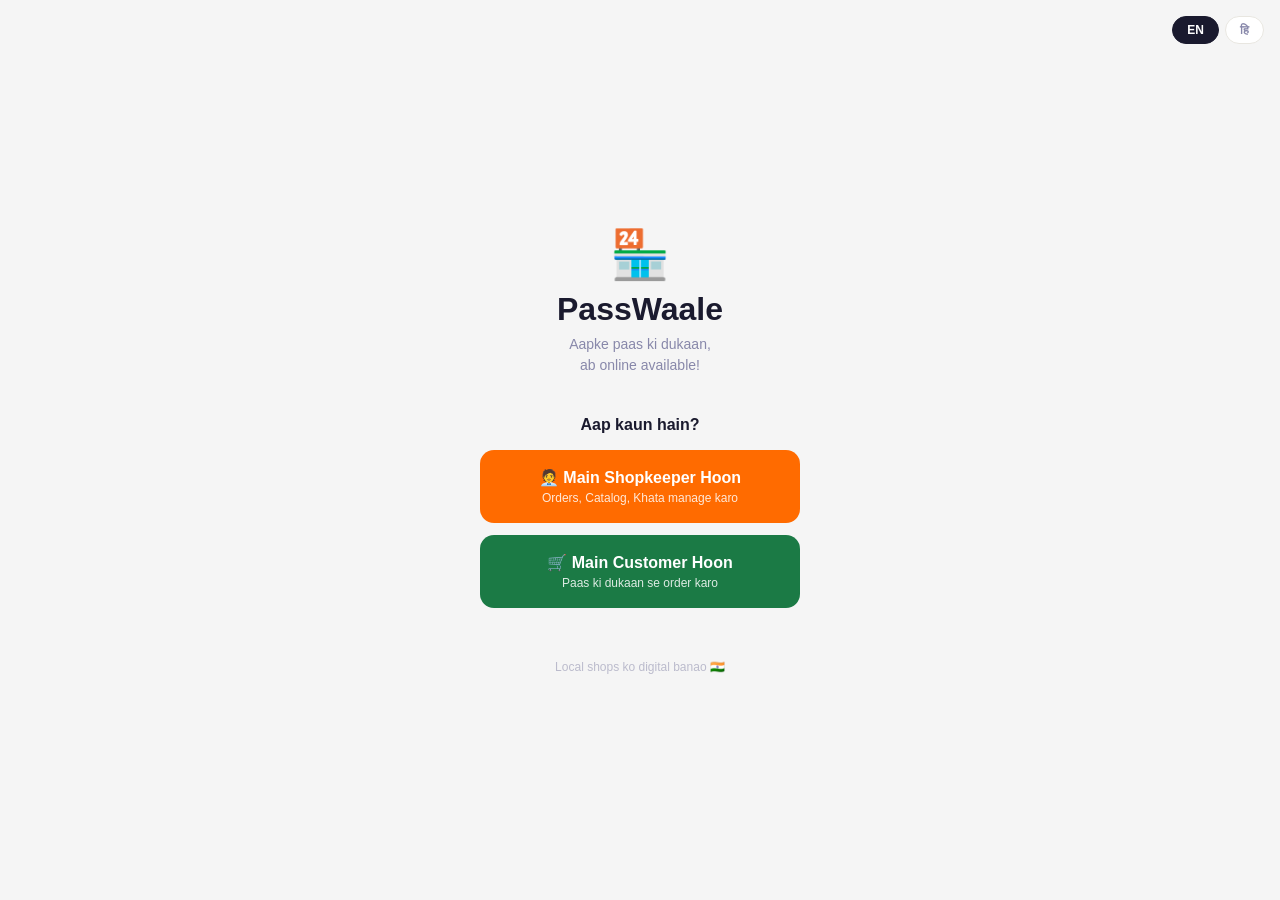
<file: shopkeeper/index.html>
<!DOCTYPE html>
<html lang="en">
<head>
  <meta charset="UTF-8">
  <meta name="viewport" content="width=device-width, initial-scale=1.0">
  <title>PassWaale</title>
  <style>
    * { margin: 0; padding: 0; box-sizing: border-box; }
    body {
      font-family: 'Segoe UI', sans-serif;
      background: #F5F5F5;
      min-height: 100vh;
      display: flex;
      flex-direction: column;
      align-items: center;
      justify-content: center;
      padding: 24px;
    }
    .logo { font-size: 48px; margin-bottom: 8px; }
    .app-name {
      font-size: 32px;
      font-weight: 800;
      color: #1A1A2E;
      margin-bottom: 6px;
    }
    .tagline {
      font-size: 14px;
      color: #8888AA;
      text-align: center;
      margin-bottom: 40px;
      line-height: 1.5;
    }
    .question {
      font-size: 16px;
      font-weight: 600;
      color: #1A1A2E;
      margin-bottom: 16px;
    }
    .btn {
      width: 100%;
      max-width: 320px;
      padding: 18px 20px;
      border: none;
      border-radius: 14px;
      font-size: 16px;
      font-weight: 700;
      cursor: pointer;
      margin-bottom: 12px;
      text-decoration: none;
      display: block;
      text-align: center;
      color: white;
    }
    .btn-shopkeeper {
      background: #FF6B00;
    }
    .btn-shopkeeper:hover { background: #E05A00; }
    .btn-customer {
      background: #1B7A45;
    }
    .btn-customer:hover { background: #155E36; }
    .btn-sub {
      font-size: 12px;
      opacity: 0.85;
      margin-top: 4px;
      font-weight: 400;
    }
    .footer {
      margin-top: 40px;
      font-size: 12px;
      color: #BBBBCC;
      text-align: center;
    }
    .lang-toggle {
      position: fixed;
      top: 16px;
      right: 16px;
      display: flex;
      gap: 6px;
      z-index: 100;
    }
    .lang-btn {
      padding: 6px 14px;
      border-radius: 20px;
      border: 0.5px solid #E8E6E0;
      font-size: 12px;
      font-weight: 600;
      cursor: pointer;
      background: white;
      color: #8888AA;
    }
    .lang-btn.active {
      background: #1A1A2E;
      color: white;
      border-color: #1A1A2E;
    }
  </style>
</head>
<body>

  <!-- Language Toggle -->
  <div class="lang-toggle">
    <button class="lang-btn active" onclick="setLang('en')" id="btn-en">EN</button>
    <button class="lang-btn" onclick="setLang('hi')" id="btn-hi">हि</button>
  </div>

  <!-- Logo -->
  <div class="logo">🏪</div>
  <h1 class="app-name">PassWaale</h1>
  <p class="tagline" id="tagline">
    Aapke paas ki dukaan,<br>ab online available!
  </p>

  <!-- Buttons -->
  <p class="question" id="question">Aap kaun hain?</p>

  <a href="shopkeeper.html" class="btn btn-shopkeeper">
    🧑‍💼 <span id="shop-title">Main Shopkeeper Hoon</span>
    <div class="btn-sub" id="shop-sub">Orders, Catalog, Khata manage karo</div>
  </a>

  <a href="CUSTOMER/index.html" class="btn btn-customer">
    🛒 <span id="cust-title">Main Customer Hoon</span>
    <div class="btn-sub" id="cust-sub">Paas ki dukaan se order karo</div>
  </a>

  <p class="footer" id="footer">Local shops ko digital banao 🇮🇳</p>

  <script src="lang.js"></script>
  <script>
    var content = {
      en: {
        tagline: 'Aapke paas ki dukaan,<br>ab online available!',
        question: 'Aap kaun hain?',
        shopTitle: 'Main Shopkeeper Hoon',
        shopSub: 'Orders, Catalog, Khata manage karo',
        custTitle: 'Main Customer Hoon',
        custSub: 'Paas ki dukaan se order karo',
        footer: 'Local shops ko digital banao 🇮🇳'
      },
      hi: {
        tagline: 'आपके पास की दुकान,<br>अब ऑनलाइन उपलब्ध!',
        question: 'आप कौन हैं?',
        shopTitle: 'मैं दुकानदार हूँ',
        shopSub: 'ऑर्डर, कैटलॉग, खाता मैनेज करो',
        custTitle: 'मैं ग्राहक हूँ',
        custSub: 'पास की दुकान से ऑर्डर करो',
        footer: 'लोकल दुकानों को डिजिटल बनाओ 🇮🇳'
      }
    };

    function setLang(lang) {
      var c = content[lang];
      document.getElementById('tagline').innerHTML = c.tagline;
      document.getElementById('question').textContent = c.question;
      document.getElementById('shop-title').textContent = c.shopTitle;
      document.getElementById('shop-sub').textContent = c.shopSub;
      document.getElementById('cust-title').textContent = c.custTitle;
      document.getElementById('cust-sub').textContent = c.custSub;
      document.getElementById('footer').textContent = c.footer;
      document.getElementById('btn-en').classList.remove('active');
      document.getElementById('btn-hi').classList.remove('active');
      document.getElementById('btn-' + lang).classList.add('active');
    }
  </script>

</body>
</html>
</file>
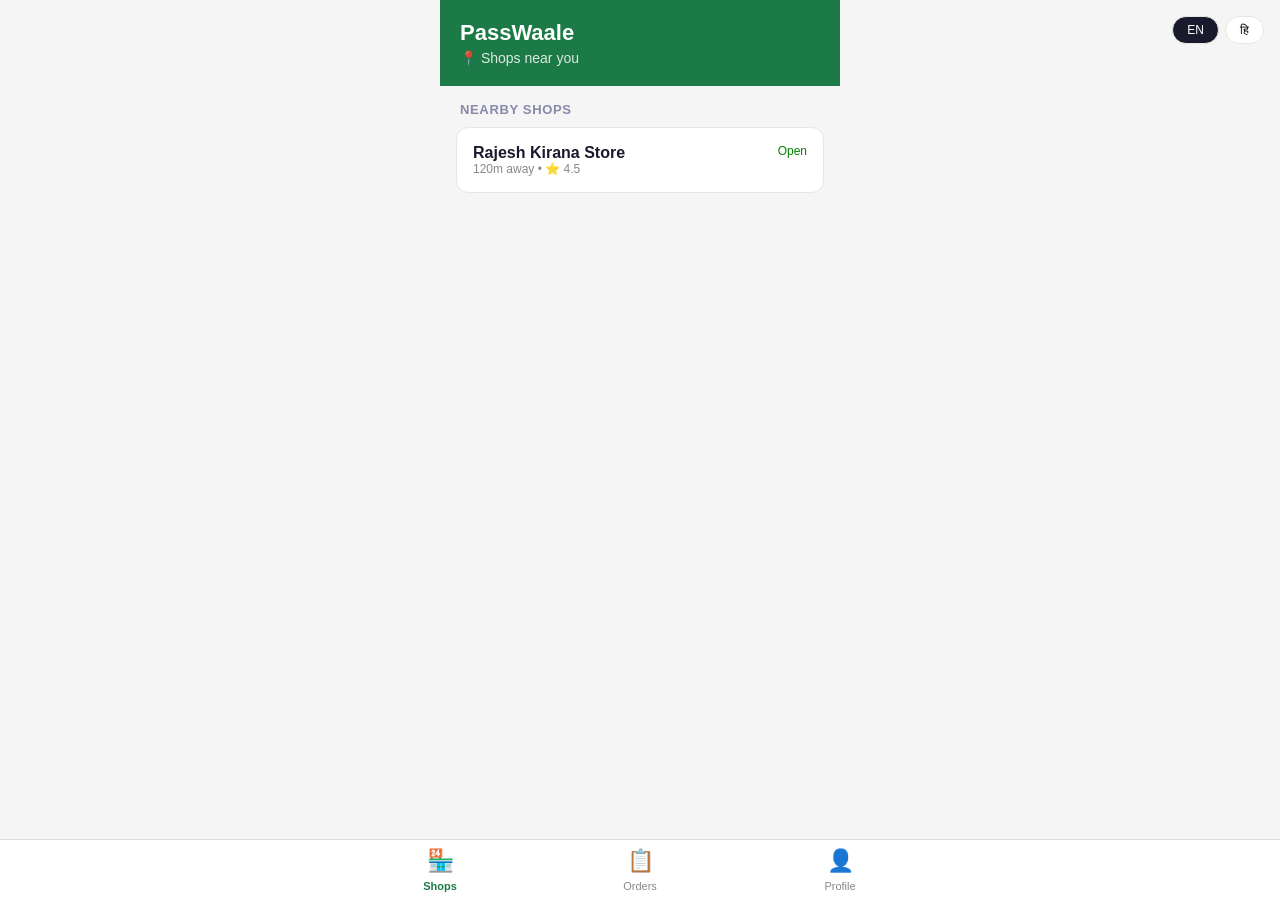
<file: shopkeeper/CUSTOMER/index.html>
<!DOCTYPE html>
<html lang="en">
<head>
  <meta charset="UTF-8">
  <meta name="viewport" content="width=device-width, initial-scale=1.0">
  <title>PassWaale - Customer</title>
  <link rel="stylesheet" href="style.css">
  <style>
    /* 1. Bottom Nav Fix (Layout theek karne ke liye) */
   .bottom-nav {
    position: fixed !important;
    bottom: 0 !important;
    left: 0 !important;
    width: 100% !important;
    background: white !important;
    border-top: 1px solid #ddd !important;
    padding: 8px 0 !important;
    z-index: 99999 !important;
}

.nav-links {
    display: flex !important;
    flex-direction: row !important;
    justify-content: space-around !important; /* Ye icons ke beech gap banayega */
    align-items: center !important;
    width: 100% !important;
    max-width: 600px; /* Mobile screen ke liye best hai */
    margin: 0 auto !important;
}

.nav-item {
    display: flex !important;
    flex-direction: column !important;
    align-items: center !important;
    text-decoration: none !important;
    color: #888 !important;
    flex: 1 !important; /* Har icon ko barabar jagah dega */
    cursor: pointer !important;
}

.nav-item.active {
    color: #1B7A45 !important;
    font-weight: bold !important;
}

.nav-icon {
    font-size: 22px !important;
    margin-bottom: 2px !important;
}

.nav-item span[data-en] {
    font-size: 11px !important;
}

    

    /* 2. Profile & Khata Section Styling */
    #profile-section { display: none; padding: 20px 0; }
    .profile-card {
      background: white;
      padding: 20px;
      border-radius: 15px;
      text-align: center;
      border: 1px solid #E8E6E0;
      margin-bottom: 20px;
    }
    .profile-avatar {
      font-size: 50px;
      background: #f0f0f0;
      width: 80px; height: 80px;
      line-height: 80px;
      border-radius: 50%;
      margin: 0 auto 10px;
    }
    .khata-card {
      background: #FFF3E8;
      border-left: 5px solid #ff6f00;
      padding: 15px;
      border-radius: 12px;
    }
    
    /* Language Toggle Positioning */
    .lang-toggle { position: fixed; top: 16px; right: 16px; z-index: 10000; display: flex; gap: 6px; }
    .lang-btn { padding: 6px 14px; border-radius: 20px; border: 0.5px solid #E8E6E0; font-size: 12px; cursor: pointer; background: white; }
    .lang-btn.active { background: #1A1A2E; color: white; }
  </style>
</head>
<body>

  <div class="lang-toggle">
    <button class="lang-btn active" onclick="setLang('en')" id="btn-en">EN</button>
    <button class="lang-btn" onclick="setLang('hi')" id="btn-hi">हि</button>
  </div>

  <div class="header">
    <h1 data-en="PassWaale" data-hi="पासवाले">PassWaale</h1>
    <p id="header-subtext" data-en="📍 Shops near you" data-hi="📍 पास की दुकानें">📍 Shops near you</p>
  </div>

  <div class="container" style="padding-bottom: 100px;">

    <div id="home-section">
        <p class="section-title" data-en="Nearby Shops" data-hi="पास की दुकानें">Nearby Shops</p>
        <a href="shop.html" class="card shop-card" style="text-decoration:none; color:inherit; display:block;">
            <div style="display:flex; justify-content:space-between;">
                <p style="font-weight:bold; margin:0;" data-en="Rajesh Kirana Store" data-hi="राजेश किराना स्टोर">Rajesh Kirana Store</p>
                <span style="color:green; font-size:12px;" data-en="Open" data-hi="खुला">Open</span>
            </div>
            <p style="font-size:12px; color:#888;">120m away • ⭐ 4.5</p>
        </a>
    </div>

    <div id="profile-section">
        <div class="profile-card">
            <div class="profile-avatar">👤</div>
            <h2 data-en="Parul Nishad" data-hi="परुल निषाद">Parul Nishad</h2>
            <p style="color:#666;">+91 89577xxx</p>
        </div>

        <p class="section-title" data-en="My Account" data-hi="मेरा खाता">My Account</p>
        
        <div class="khata-card">
            <p style="margin:0; font-weight:bold;" data-en="📒 Personal Khata" data-hi="📒 मेरा खाता">📒 Personal Khata</p>
            <p style="margin:5px 0 0 0; color: #ff6f00; font-size: 22px; font-weight: 800;" data-en="Pending: ₹240" data-hi="बकाया: ₹240">Pending: ₹240</p>
        </div>
    </div>

  </div>

  <div class="bottom-nav">
    <div class="nav-links">
        <div class="nav-item active" id="nav-home" onclick="showSection('home')">
            <span class="nav-icon">🏪</span>
            <span data-en="Shops" data-hi="दुकानें">Shops</span>
        </div>
        
        <a href="orders.html" class="nav-item">
            <span class="nav-icon">📋</span>
            <span data-en="Orders" data-hi="ऑर्डर">Orders</span>
        </a>
        
        <div class="nav-item" id="nav-profile" onclick="showSection('profile')">
            <span class="nav-icon">👤</span>
            <span data-en="Profile" data-hi="प्रोफ़ाइल">Profile</span>
        </div>
    </div>
</div>

  <script src="../lang.js"></script>
  <script>
    function showSection(section) {
        const home = document.getElementById('home-section');
        const profile = document.getElementById('profile-section');
        const navHome = document.getElementById('nav-home');
        const navProfile = document.getElementById('nav-profile');
        const headerSub = document.getElementById('header-subtext');

        if (section === 'profile') {
            home.style.display = 'none';
            profile.style.display = 'block';
            navHome.classList.remove('active');
            navProfile.classList.add('active');
            headerSub.innerText = "My Account";
        } else {
            home.style.display = 'block';
            profile.style.display = 'none';
            navHome.classList.add('active');
            navProfile.classList.remove('active');
            headerSub.innerText = "📍 Shops near you";
        }
        
        // Language sync
        if(typeof setLang === 'function') {
            let currentLang = document.getElementById('btn-hi').classList.contains('active') ? 'hi' : 'en';
            setLang(currentLang);
        }
    }
  </script>
</body>
</html>
</file>
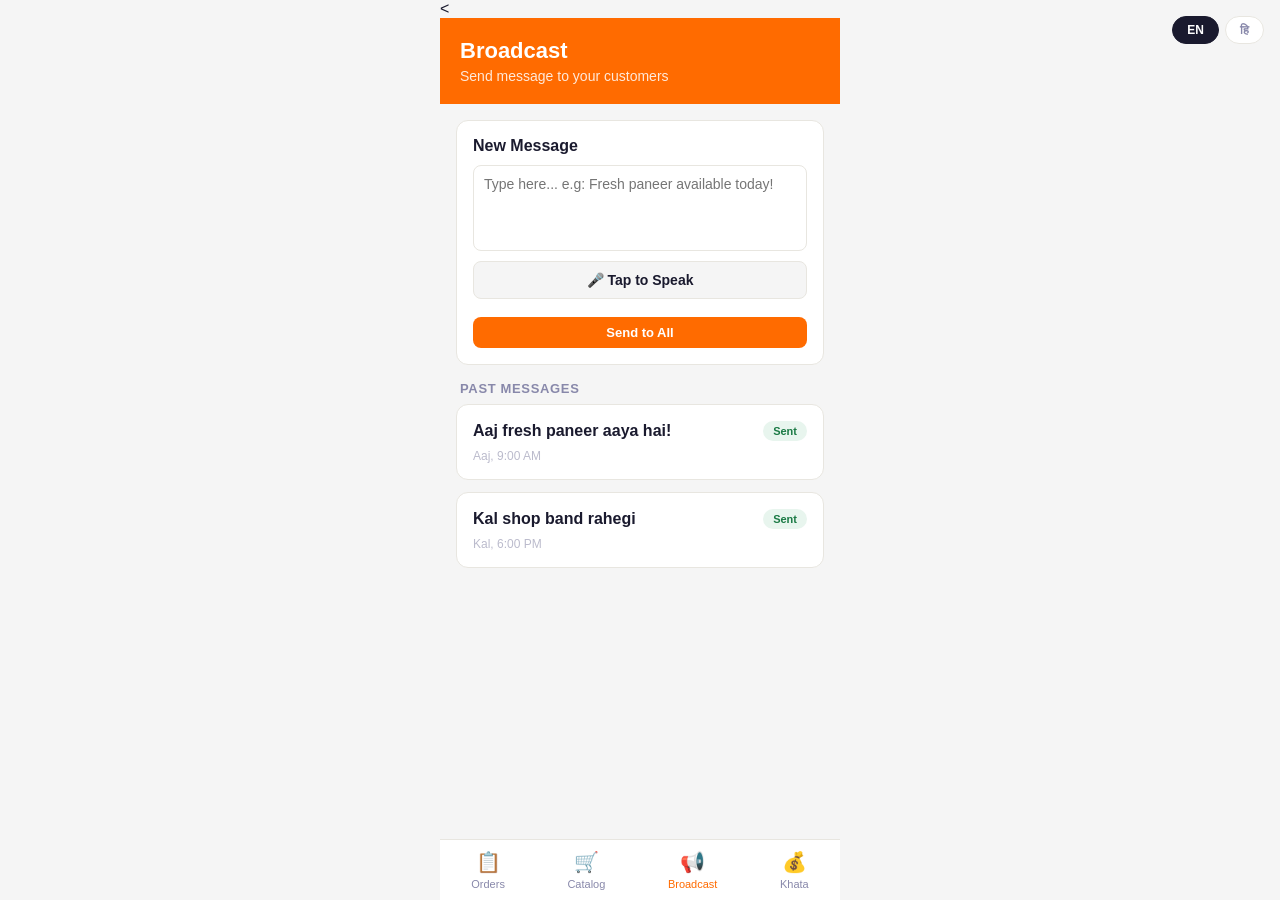
<file: shopkeeper/broadcast.html>
<<!DOCTYPE html>
<html lang="en">
<head>
  <meta charset="UTF-8">
  <meta name="viewport" content="width=device-width, initial-scale=1.0">
  <title>PassWaale - Broadcast</title>
  <link rel="stylesheet" href="style.css">
</head>
<body>

  <!-- Language Toggle -->
  <div class="lang-toggle">
    <button class="lang-btn active" onclick="setLang('en')" id="btn-en">EN</button>
    <button class="lang-btn" onclick="setLang('hi')" id="btn-hi">हि</button>
  </div>

  <!-- Header -->
  <div class="header">
    <h1 data-en="Broadcast" data-hi="ब्रॉडकास्ट">Broadcast</h1>
    <p data-en="Send message to your customers"
       data-hi="अपने ग्राहकों को संदेश भेजो">
       Send message to your customers
    </p>
  </div>

  <div class="orders-container">

    <!-- Message Box -->
    <div class="order-card">
      <p class="customer-name" data-en="New Message" data-hi="नया संदेश">New Message</p>
      
      <textarea
        id="messageBox"
        data-en="Type here... e.g: Fresh paneer available today!"
        data-hi="यहाँ लिखो... जैसे: आज ताज़ा पनीर आया है!"
        placeholder="Type here... e.g: Fresh paneer available today!"
        rows="4"
      ></textarea>

      <!-- Mic Button -->
      <button class="btn-mic" id="micBtn" onclick="startVoice()">
        🎤 <span id="micText" data-en="Tap to Speak" data-hi="बोलो">Tap to Speak</span>
      </button>

      <button class="btn-ready" onclick="sendMessage()"
        data-en="Send to All" data-hi="सबको भेजो">
        Send to All
      </button>
    </div>

    <p class="section-title" data-en="Past Messages" data-hi="पिछले संदेश">Past Messages</p>

    <div class="order-card">
      <div class="order-top">
        <span class="customer-name">Aaj fresh paneer aaya hai!</span>
        <span class="badge ready" data-en="Sent" data-hi="भेजा">Sent</span>
      </div>
      <p class="time">Aaj, 9:00 AM</p>
    </div>

    <div class="order-card">
      <div class="order-top">
        <span class="customer-name">Kal shop band rahegi</span>
        <span class="badge ready" data-en="Sent" data-hi="भेजा">Sent</span>
      </div>
      <p class="time">Kal, 6:00 PM</p>
    </div>

    <div id="sentMessages"></div>

  </div>

  <!-- Bottom Nav -->
  <div class="bottom-nav">
    <a href="index.html" class="nav-item">
      <span class="nav-icon">📋</span>
      <span data-en="Orders" data-hi="ऑर्डर">Orders</span>
    </a>
    <a href="catalog.html" class="nav-item">
      <span class="nav-icon">🛒</span>
      <span data-en="Catalog" data-hi="कैटलॉग">Catalog</span>
    </a>
    <a href="broadcast.html" class="nav-item active">
      <span class="nav-icon">📢</span>
      <span data-en="Broadcast" data-hi="ब्रॉडकास्ट">Broadcast</span>
    </a>
    <a href="khata.html" class="nav-item">
      <span class="nav-icon">💰</span>
      <span data-en="Khata" data-hi="खाता">Khata</span>
    </a>
  </div>

  <script src="lang.js"></script>
  <script>
    // Send Message
    function sendMessage() {
      var message = document.getElementById('messageBox').value;

      if (message === '') {
        alert(currentLang === 'hi' ? 'पहले कुछ लिखो!' : 'Pehle kuch likho!');
        return;
      }

      var sentText = currentLang === 'hi' ? 'भेजा' : 'Sent';
      var timeText = currentLang === 'hi' ? 'अभी' : 'Abhi';

      var newCard = document.createElement('div');
      newCard.className = 'order-card';
      newCard.innerHTML =
        '<div class="order-top">' +
          '<span class="customer-name">' + message + '</span>' +
          '<span class="badge ready">' + sentText + '</span>' +
        '</div>' +
        '<p class="time">' + timeText + '</p>';

      document.getElementById('sentMessages').prepend(newCard);
      document.getElementById('messageBox').value = '';
    }

    // Voice Typing
    var recognition;

    function startVoice() {
      if (!('webkitSpeechRecognition' in window)) {
        alert('Chrome use karo voice typing ke liye!');
        return;
      }

      recognition = new webkitSpeechRecognition();
      recognition.lang = currentLang === 'hi' ? 'hi-IN' : 'en-IN';
      recognition.continuous = false;
      recognition.interimResults = false;

      recognition.onstart = function() {
        document.getElementById('micBtn').style.background = '#FF4444';
        document.getElementById('micBtn').style.color = 'white';
        document.getElementById('micText').textContent =
          currentLang === 'hi' ? 'सुन रहा हूँ...' : 'Listening...';
      }

      recognition.onresult = function(event) {
        var transcript = event.results[0][0].transcript;
        document.getElementById('messageBox').value = transcript;
        document.getElementById('micBtn').style.background = '#1B7A45';
        document.getElementById('micBtn').style.color = 'white';
        document.getElementById('micText').textContent =
          currentLang === 'hi' ? '✓ हो गया' : '✓ Done';

        setTimeout(function() {
          document.getElementById('micBtn').style.background = '';
          document.getElementById('micBtn').style.color = '';
          document.getElementById('micText').textContent =
            currentLang === 'hi' ? 'बोलो' : 'Tap to Speak';
        }, 2000);
      }

      recognition.onerror = function() {
        document.getElementById('micBtn').style.background = '';
        document.getElementById('micBtn').style.color = '';
        document.getElementById('micText').textContent =
          currentLang === 'hi' ? 'दोबारा कोशिश करो' : 'Try Again';
      }

      recognition.start();
    }

    // Language switch
    var originalSetLang = setLang;
    setLang = function(lang) {
      originalSetLang(lang);
      var textarea = document.getElementById('messageBox');
      textarea.placeholder = textarea.getAttribute('data-' + lang);
    }
  </script>

  <style>
    .lang-toggle {
      position: fixed;
      top: 16px;
      right: 16px;
      display: flex;
      gap: 6px;
      z-index: 100;
    }
    .lang-btn {
      padding: 6px 14px;
      border-radius: 20px;
      border: 0.5px solid #E8E6E0;
      font-size: 12px;
      font-weight: 600;
      cursor: pointer;
      background: white;
      color: #8888AA;
    }
    .lang-btn.active {
      background: #1A1A2E;
      color: white;
      border-color: #1A1A2E;
    }
    textarea {
      width: 100%;
      padding: 10px;
      border: 0.5px solid #E8E6E0;
      border-radius: 8px;
      font-size: 14px;
      font-family: 'Segoe UI', sans-serif;
      color: #1A1A2E;
      margin: 10px 0;
      resize: none;
    }
    textarea:focus {
      outline: none;
      border-color: #FF6B00;
    }
    .btn-mic {
      width: 100%;
      padding: 10px;
      background: #F5F5F5;
      color: #1A1A2E;
      border: 0.5px solid #E8E6E0;
      border-radius: 8px;
      font-size: 14px;
      font-weight: 600;
      cursor: pointer;
      margin-bottom: 8px;
      transition: background 0.3s;
    }
    .btn-mic:hover {
      background: #E8F5EE;
      border-color: #1B7A45;
    }
    .section-title {
      font-size: 13px;
      font-weight: 600;
      color: #8888AA;
      margin: 16px 0 8px 4px;
      text-transform: uppercase;
      letter-spacing: 0.05em;
    }
  </style>

</body>
</html>
</file>
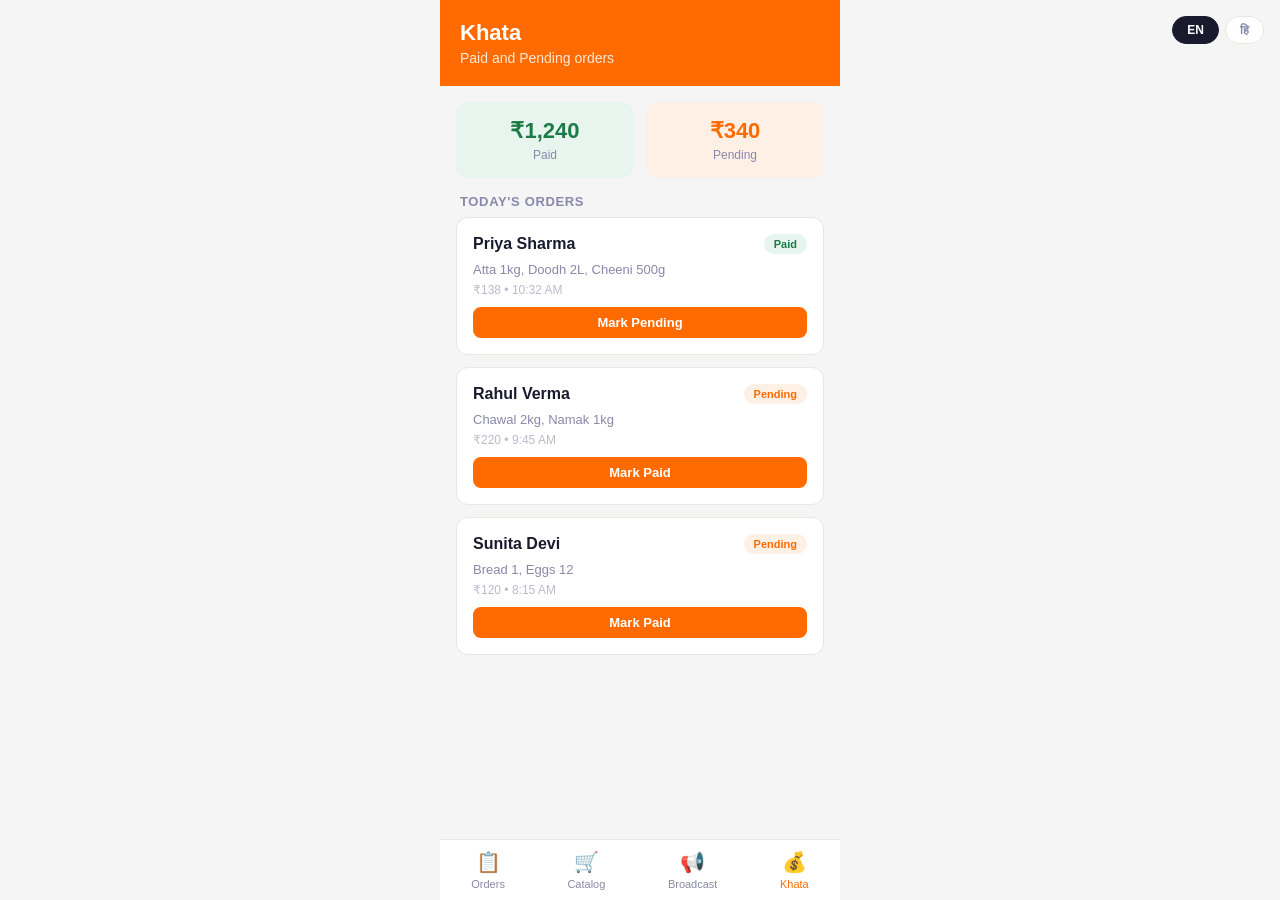
<file: shopkeeper/khata.html>
<!DOCTYPE html>
<html lang="en">
<head>
  <meta charset="UTF-8">
  <meta name="viewport" content="width=device-width, initial-scale=1.0">
  <title>PassWaale - Khata</title>
  <link rel="stylesheet" href="style.css">
</head>
<body>

  <!-- Language Toggle -->
  <div class="lang-toggle">
    <button class="lang-btn active" onclick="setLang('en')" id="btn-en">EN</button>
    <button class="lang-btn" onclick="setLang('hi')" id="btn-hi">हि</button>
  </div>

  <!-- Header -->
  <div class="header">
    <h1 data-en="Khata" data-hi="खाता">Khata</h1>
    <p data-en="Paid and Pending orders" data-hi="पेड और पेंडिंग ऑर्डर">Paid and Pending orders</p>
  </div>

  <div class="orders-container">

    <!-- Summary -->
    <div class="summary-row">
      <div class="summary-card green">
        <p class="summary-amount">₹1,240</p>
        <p class="summary-label" data-en="Paid" data-hi="पेड">Paid</p>
      </div>
      <div class="summary-card orange">
        <p class="summary-amount">₹340</p>
        <p class="summary-label" data-en="Pending" data-hi="पेंडिंग">Pending</p>
      </div>
    </div>

    <p class="section-title" data-en="Today's Orders" data-hi="आज के ऑर्डर">Today's Orders</p>

    <!-- Order 1 -->
    <div class="order-card">
      <div class="order-top">
        <span class="customer-name">Priya Sharma</span>
        <span class="badge ready" id="pay1" data-en="Paid" data-hi="पेड">Paid</span>
      </div>
      <p class="items">Atta 1kg, Doodh 2L, Cheeni 500g</p>
      <p class="time">₹138 • 10:32 AM</p>
      <button class="btn-ready" id="paybtn1"
        onclick="togglePay('pay1', 'paybtn1')"
        data-en="Mark Pending" data-hi="पेंडिंग करो">
        Mark Pending
      </button>
    </div>

    <!-- Order 2 -->
    <div class="order-card">
      <div class="order-top">
        <span class="customer-name">Rahul Verma</span>
        <span class="badge new" id="pay2" data-en="Pending" data-hi="पेंडिंग">Pending</span>
      </div>
      <p class="items">Chawal 2kg, Namak 1kg</p>
      <p class="time">₹220 • 9:45 AM</p>
      <button class="btn-ready" id="paybtn2"
        onclick="togglePay('pay2', 'paybtn2')"
        data-en="Mark Paid" data-hi="पेड करो">
        Mark Paid
      </button>
    </div>

    <!-- Order 3 -->
    <div class="order-card">
      <div class="order-top">
        <span class="customer-name">Sunita Devi</span>
        <span class="badge new" id="pay3" data-en="Pending" data-hi="पेंडिंग">Pending</span>
      </div>
      <p class="items">Bread 1, Eggs 12</p>
      <p class="time">₹120 • 8:15 AM</p>
      <button class="btn-ready" id="paybtn3"
        onclick="togglePay('pay3', 'paybtn3')"
        data-en="Mark Paid" data-hi="पेड करो">
        Mark Paid
      </button>
    </div>

  </div>

  <!-- Bottom Nav -->
  <div class="bottom-nav">
    <a href="index.html" class="nav-item">
      <span class="nav-icon">📋</span>
      <span data-en="Orders" data-hi="ऑर्डर">Orders</span>
    </a>
    <a href="catalog.html" class="nav-item">
      <span class="nav-icon">🛒</span>
      <span data-en="Catalog" data-hi="कैटलॉग">Catalog</span>
    </a>
    <a href="broadcast.html" class="nav-item">
      <span class="nav-icon">📢</span>
      <span data-en="Broadcast" data-hi="ब्रॉडकास्ट">Broadcast</span>
    </a>
    <a href="khata.html" class="nav-item active">
      <span class="nav-icon">💰</span>
      <span data-en="Khata" data-hi="खाता">Khata</span>
    </a>
  </div>

  <script src="lang.js"></script>
  <script>
    function togglePay(payId, btnId) {
      var badge = document.getElementById(payId);
      var button = document.getElementById(btnId);

      if (badge.classList.contains('ready')) {
        badge.textContent = currentLang === 'hi' ? 'पेंडिंग' : 'Pending';
        badge.className = 'badge new';
        button.textContent = currentLang === 'hi' ? 'पेड करो' : 'Mark Paid';
      } else {
        badge.textContent = currentLang === 'hi' ? 'पेड' : 'Paid';
        badge.className = 'badge ready';
        button.textContent = currentLang === 'hi' ? 'पेंडिंग करो' : 'Mark Pending';
      }
    }
  </script>

  <style>
    .lang-toggle {
      position: fixed;
      top: 16px;
      right: 16px;
      display: flex;
      gap: 6px;
      z-index: 100;
    }
    .lang-btn {
      padding: 6px 14px;
      border-radius: 20px;
      border: 0.5px solid #E8E6E0;
      font-size: 12px;
      font-weight: 600;
      cursor: pointer;
      background: white;
      color: #8888AA;
    }
    .lang-btn.active {
      background: #1A1A2E;
      color: white;
      border-color: #1A1A2E;
    }
  </style>

</body>
</html>
</file>
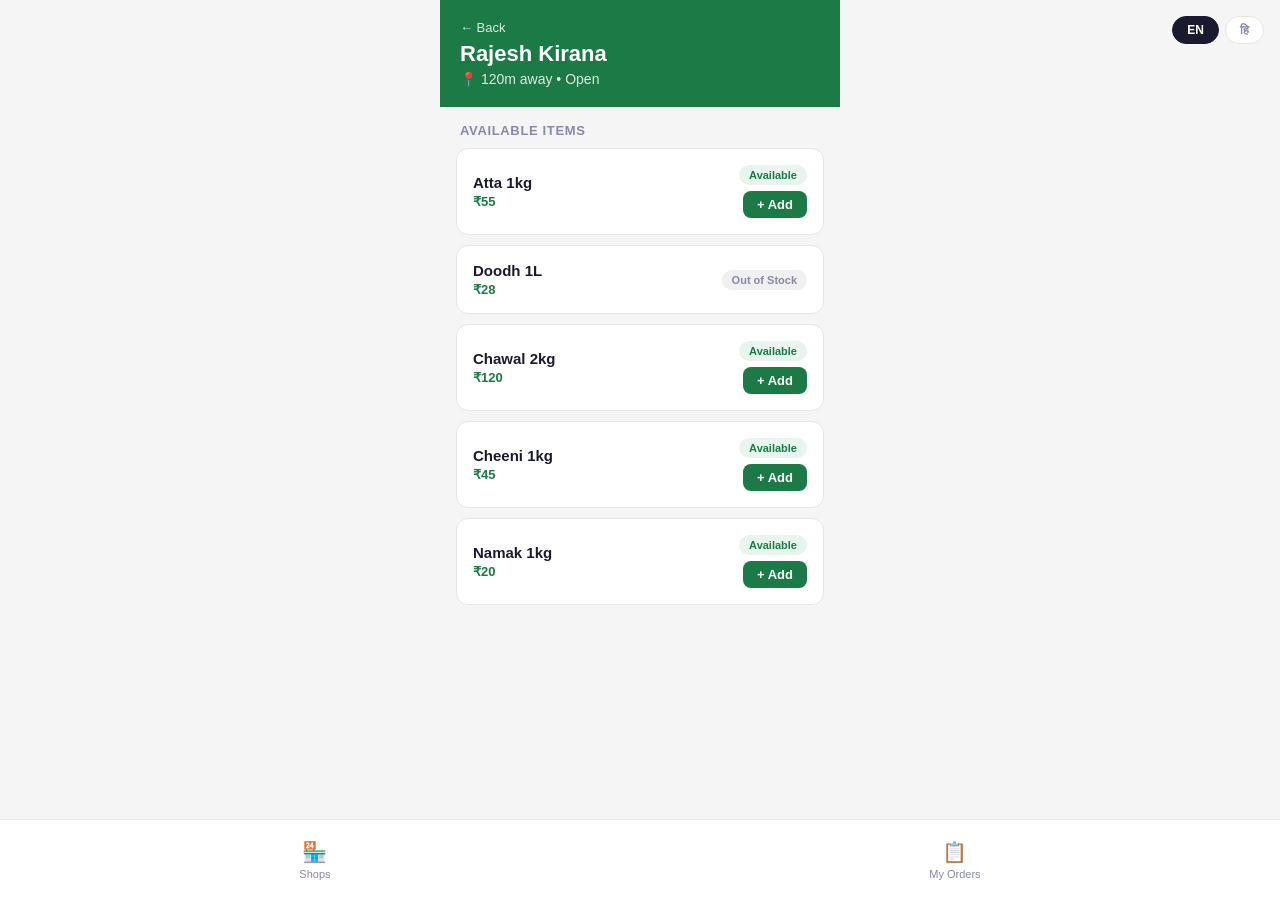
<file: shopkeeper/CUSTOMER/shop.html>
<!DOCTYPE html>
<html lang="en">
<head>
  <meta charset="UTF-8">
  <meta name="viewport" content="width=device-width, initial-scale=1.0">
  <meta http-equiv="Cache-Control" content="no-cache, no-store, must-revalidate">
  <title>Rajesh Kirana</title>
  <link rel="stylesheet" href="style.css">
  <style>
    .bottom-nav {
      position: fixed;
      bottom: 0;
      left: 0;
      right: 0;
      background: white;
      border-top: 0.5px solid #E8E6E0;
      display: flex;
      flex-direction: column;
      z-index: 9999;
    }
    .nav-links {
      display: flex;
      justify-content: space-around;
      padding: 10px 0;
    }
    .cart-bar {
      display: none;
      width: 100%;
      background: #1B7A45;
      padding: 12px 16px;
      flex-direction: column;
    }
    .cart-btn {
      background: white;
      color: #1B7A45;
      padding: 8px 14px;
      border-radius: 8px;
      font-size: 13px;
      font-weight: 700;
      text-decoration: none;
      white-space: nowrap;
      display: block;
      text-align: center;
      margin-top: 10px;
    }
    .lang-toggle {
      position: fixed;
      top: 16px;
      right: 16px;
      display: flex;
      gap: 6px;
      z-index: 10000;
    }
    .lang-btn {
      padding: 6px 14px;
      border-radius: 20px;
      border: 0.5px solid #E8E6E0;
      font-size: 12px;
      font-weight: 600;
      cursor: pointer;
      background: white;
      color: #8888AA;
    }
    .lang-btn.active {
      background: #1A1A2E;
      color: white;
      border-color: #1A1A2E;
    }
    .qty-selector {
      display: flex;
      align-items: center;
      border: 1.5px solid #1B7A45;
      border-radius: 8px;
      overflow: hidden;
    }
    .qty-btn {
      width: 32px;
      height: 32px;
      background: #1B7A45;
      color: white;
      border: none;
      font-size: 20px;
      cursor: pointer;
      font-weight: 700;
      display: flex;
      align-items: center;
      justify-content: center;
    }
    .qty-num {
      width: 32px;
      text-align: center;
      font-size: 14px;
      font-weight: 700;
      color: #1B7A45;
      background: white;
    }
    .cart-item-row {
      display: flex;
      justify-content: space-between;
      align-items: center;
      padding: 3px 0;
    }
    .item-card { margin-bottom: 10px; }
    .item-row {
      display: flex;
      justify-content: space-between;
      align-items: center;
    }
    .item-name { font-size: 15px; font-weight: 600; color: #1A1A2E; }
    .item-price { font-size: 13px; color: #1B7A45; font-weight: 600; margin-top: 3px; }
    .item-right {
      display: flex;
      flex-direction: column;
      align-items: flex-end;
      gap: 6px;
    }
    .btn-add {
      padding: 6px 14px;
      background: #1B7A45;
      color: white;
      border: none;
      border-radius: 8px;
      font-size: 13px;
      font-weight: 600;
      cursor: pointer;
    }
  </style>
</head>
<body>

  <!-- Language Toggle -->
  <div class="lang-toggle">
    <button class="lang-btn active" onclick="setLang('en')" id="btn-en">EN</button>
    <button class="lang-btn" onclick="setLang('hi')" id="btn-hi">हि</button>
  </div>

  <!-- Header -->
  <div class="header">
    <a href="index.html" class="back-btn"
      data-en="← Back" data-hi="← वापस">← Back</a>
    <h1 data-en="Rajesh Kirana" data-hi="राजेश किराना">Rajesh Kirana</h1>
    <p data-en="📍 120m away • Open"
      data-hi="📍 120 मीटर दूर • खुला">📍 120m away • Open</p>
  </div>

  <div class="container" style="padding-bottom: 250px;">

    <p class="section-title"
      data-en="Available Items"
      data-hi="उपलब्ध आइटम">Available Items</p>

    <!-- Item 1 -->
    <div class="card item-card">
      <div class="item-row">
        <div class="item-info">
          <p class="item-name">Atta 1kg</p>
          <p class="item-price">₹55</p>
        </div>
        <div class="item-right" id="right-atta">
          <span class="badge open">Available</span>
          <button class="btn-add"
            onclick="addToCart('Atta 1kg', 55, 'right-atta')">+ Add</button>
        </div>
      </div>
    </div>

    <!-- Item 2 -->
    <div class="card item-card">
      <div class="item-row">
        <div class="item-info">
          <p class="item-name">Doodh 1L</p>
          <p class="item-price">₹28</p>
        </div>
        <div class="item-right">
          <span class="badge closed">Out of Stock</span>
        </div>
      </div>
    </div>

    <!-- Item 3 -->
    <div class="card item-card">
      <div class="item-row">
        <div class="item-info">
          <p class="item-name">Chawal 2kg</p>
          <p class="item-price">₹120</p>
        </div>
        <div class="item-right" id="right-chawal">
          <span class="badge open">Available</span>
          <button class="btn-add"
            onclick="addToCart('Chawal 2kg', 120, 'right-chawal')">+ Add</button>
        </div>
      </div>
    </div>

    <!-- Item 4 -->
    <div class="card item-card">
      <div class="item-row">
        <div class="item-info">
          <p class="item-name">Cheeni 1kg</p>
          <p class="item-price">₹45</p>
        </div>
        <div class="item-right" id="right-cheeni">
          <span class="badge open">Available</span>
          <button class="btn-add"
            onclick="addToCart('Cheeni 1kg', 45, 'right-cheeni')">+ Add</button>
        </div>
      </div>
    </div>

    <!-- Item 5 -->
    <div class="card item-card">
      <div class="item-row">
        <div class="item-info">
          <p class="item-name">Namak 1kg</p>
          <p class="item-price">₹20</p>
        </div>
        <div class="item-right" id="right-namak">
          <span class="badge open">Available</span>
          <button class="btn-add"
            onclick="addToCart('Namak 1kg', 20, 'right-namak')">+ Add</button>
        </div>
      </div>
    </div>

  </div>

  <!-- Bottom Nav -->
  <div class="bottom-nav">

    <!-- Cart Bar -->
    <div class="cart-bar" id="cartBar">
      <div id="cartItemsList"></div>
      <div style="display:flex;justify-content:space-between;align-items:center;margin-top:6px;border-top:0.5px solid rgba(255,255,255,0.3);padding-top:6px;">
        <div>
          <div id="cartCount" style="font-size:12px;color:white;">0 items</div>
          <div id="cartTotal" style="font-size:16px;font-weight:700;color:white;">₹0</div>
        </div>
      </div>
      <a href="order.html" class="cart-btn" id="cartBtn">Order Now →</a>
    </div>

    <!-- Nav Links -->
    <div class="nav-links">
      <a href="index.html" class="nav-item">
        <span class="nav-icon">🏪</span>
        <span data-en="Shops" data-hi="दुकानें">Shops</span>
      </a>
      <a href="orders.html" class="nav-item">
        <span class="nav-icon">📋</span>
        <span data-en="My Orders" data-hi="मेरे ऑर्डर">My Orders</span>
      </a>
    </div>

  </div>

  <script src="../lang.js"></script>
  <script>
    var cart = {};

    function addToCart(name, price, rightId) {
      cart[name] = {name: name, price: price, qty: 1, rightId: rightId};

      var rightDiv = document.getElementById(rightId);
      rightDiv.innerHTML =
        '<div class="qty-selector">' +
          '<button class="qty-btn" onclick="changeQty(\'' + name + '\', -1)">−</button>' +
          '<span class="qty-num" id="qty-' + name.replace(/ /g,'_') + '">1</span>' +
          '<button class="qty-btn" onclick="changeQty(\'' + name + '\', 1)">+</button>' +
        '</div>';

      updateCartBar();
      saveCart();
    }

    function changeQty(name, change) {
      if (!cart[name]) return;
      cart[name].qty += change;

      if (cart[name].qty <= 0) {
        var item = cart[name];
        var rightDiv = document.getElementById(item.rightId);
        rightDiv.innerHTML =
          '<span class="badge open">Available</span>' +
          '<button class="btn-add" onclick="addToCart(\'' + name + '\', ' + item.price + ', \'' + item.rightId + '\')">+ Add</button>';
        delete cart[name];
      } else {
        document.getElementById('qty-' + name.replace(/ /g,'_')).textContent = cart[name].qty;
      }

      updateCartBar();
      saveCart();
    }

    function updateCartBar() {
      var keys = Object.keys(cart);

      if (keys.length === 0) {
        document.getElementById('cartBar').style.display = 'none';
        return;
      }

      var total = 0;
      var totalItems = 0;
      var html = '';

      keys.forEach(function(name) {
        var item = cart[name];
        var itemTotal = item.price * item.qty;
        total += itemTotal;
        totalItems += item.qty;

        html +=
          '<div class="cart-item-row">' +
            '<span style="color:white;font-size:12px;flex:1;">' + item.name + ' x' + item.qty + '</span>' +
            '<span style="color:white;font-size:12px;">₹' + itemTotal + '</span>' +
          '</div>';
      });

      document.getElementById('cartItemsList').innerHTML = html;
      document.getElementById('cartCount').textContent = totalItems + ' items';
      document.getElementById('cartTotal').textContent = '₹' + total;
      document.getElementById('cartBtn').textContent =
        typeof currentLang !== 'undefined' && currentLang === 'hi' ? 'ऑर्डर करो →' : 'Order Now →';
      document.getElementById('cartBar').style.display = 'flex';
    }

    function saveCart() {
      var cartItems = [];
      var cartTotal = 0;
      Object.keys(cart).forEach(function(name) {
        var item = cart[name];
        cartItems.push({
          name: item.name + ' x' + item.qty,
          price: item.price * item.qty
        });
        cartTotal += item.price * item.qty;
      });
      localStorage.setItem('cartItems', JSON.stringify(cartItems));
      localStorage.setItem('cartTotal', cartTotal);
    }
  </script>

</body>
</html>
</file>
<file: shopkeeper/CUSTOMER/style.css>
/* Basic Reset */
* {
  margin: 0;
  padding: 0;
  box-sizing: border-box;
}

body {
  font-family: 'Segoe UI', sans-serif;
  background-color: #F5F5F5;
  color: #1A1A2E;
  max-width: 400px;
  margin: 0 auto;
}

/* Header */
.header {
  background-color: #1B7A45;
  padding: 20px;
  color: white;
}

.header h1 {
  font-size: 22px;
  font-weight: 700;
}

.header p {
  font-size: 14px;
  margin-top: 4px;
  opacity: 0.85;
}

/* Container */
.container {
  padding: 16px; 
  padding-bottom: 80px;

   
}
/* Cards */
.card {
  background: white;
  border-radius: 12px;
  padding: 16px;
  margin-bottom: 12px;
  border: 0.5px solid #E8E6E0;
}

/* Bottom Nav */
.bottom-nav {
  position: fixed;
  bottom: 0;
  left: 0;
  right: 0;
  width: 100%;
  background: white;
  border-top: 0.5px solid #E8E6E0;
  display: flex;
  justify-content: space-around;
  padding: 10px 0;
  z-index: 9999;
}


.nav-item {
  text-decoration: none;
  text-align: center;
  font-size: 11px;
  color: #8888AA;
  display: flex;
  flex-direction: column;
  align-items: center;
  gap: 4px;
}

.nav-item.active {
  color: #1B7A45;
}

.nav-icon {
  font-size: 20px;
}

/* Section Title */
.section-title {
  font-size: 13px;
  font-weight: 600;
  color: #8888AA;
  margin: 0 0 10px 4px;
  text-transform: uppercase;
  letter-spacing: 0.05em;
}

/* Shop Card */
.shop-card {
  text-decoration: none;
  color: #1A1A2E;
  display: block;
}

.shop-top {
  display: flex;
  align-items: center;
  gap: 12px;
  margin-bottom: 8px;
}

.shop-icon {
  font-size: 28px;
  width: 44px;
  height: 44px;
  background: #F5F5F5;
  border-radius: 10px;
  display: flex;
  align-items: center;
  justify-content: center;
}

.shop-info {
  flex: 1;
}

.shop-name {
  font-size: 15px;
  font-weight: 600;
}

.shop-meta {
  font-size: 12px;
  color: #8888AA;
  margin-top: 2px;
}

.shop-items {
  font-size: 12px;
  color: #8888AA;
  padding-left: 56px;
}

/* Badges */
.badge {
  font-size: 11px;
  font-weight: 600;
  padding: 4px 10px;
  border-radius: 20px;
}

.badge.open {
  background-color: #E8F5EE;
  color: #1B7A45;
}

.badge.closed {
  background-color: #F0F0F0;
  color: #8888AA;
}

/* Bottom nav padding */
.container {
  padding: 16px;
  padding-bottom: 80px;
}


/* Back Button */
.back-btn {
  color: white;
  text-decoration: none;
  font-size: 13px;
  opacity: 0.85;
  display: block;
  margin-bottom: 6px;
}

/* Item Card */
.item-card {
  margin-bottom: 10px;
}

.item-row {
  display: flex;
  justify-content: space-between;
  align-items: center;
}

.item-name {
  font-size: 15px;
  font-weight: 600;
}

.item-price {
  font-size: 13px;
  color: #1B7A45;
  font-weight: 600;
  margin-top: 3px;
}

.item-right {
  display: flex;
  flex-direction: column;
  align-items: flex-end;
  gap: 6px;
}

/* Add Button */
.btn-add {
  padding: 6px 14px;
  background: #1B7A45;
  color: white;
  border: none;
  border-radius: 8px;
  font-size: 13px;
  font-weight: 600;
  cursor: pointer;
}

/* Cart Bar */
.cart-bar {
  position: fixed;
  bottom: 65px;
  left: 50%;
  transform: translateX(-50%);
  width: 100%;
  max-width: 400px;
  background: #1B7A45;
  padding: 14px 20px;
  display: none;
  justify-content: space-between;
  align-items: center;
  z-index: 998;
}

.cart-info {
  display: flex;
  flex-direction: column;
  color: white;
  font-size: 13px;
  gap: 2px;
}

#cartTotal {
  font-size: 16px;
  font-weight: 700;
  color: white;
}

.cart-btn {
  background: white;
  color: #1B7A45;
  padding: 8px 16px;
  border-radius: 8px;
  font-size: 13px;
  font-weight: 700;
  text-decoration: none;
}


/* Option Row */
.option-row {
  display: flex;
  justify-content: space-between;
  align-items: center;
  padding: 8px 0;
  cursor: pointer;
}

.option-left {
  display: flex;
  align-items: center;
  gap: 12px;
}

.option-icon {
  font-size: 24px;
}

.option-title {
  font-size: 15px;
  font-weight: 600;
}

.option-sub {
  font-size: 12px;
  color: #8888AA;
  margin-top: 2px;
}

.radio {
  font-size: 18px;
  color: #1B7A45;
  font-weight: 700;
}

/* Divider */
.divider {
  height: 0.5px;
  background: #E8E6E0;
  margin: 10px 0;
}

/* Address Input */
.address-input {
  width: 100%;
  padding: 10px;
  border: 0.5px solid #E8E6E0;
  border-radius: 8px;
  font-size: 14px;
  font-family: 'Segoe UI', sans-serif;
  color: #1A1A2E;
}

.address-input:focus {
  outline: none;
  border-color: #1B7A45;
}

/* Summary Row */
.summary-row {
  display: flex;
  justify-content: space-between;
  align-items: center;
  padding: 6px 0;
}

.summary-label {
  font-size: 14px;
  color: #4A4A6A;
}

.summary-amount {
  font-size: 14px;
  color: #1A1A2E;
}

/* Order Button */
.btn-order {
  width: 100%;
  padding: 16px;
  background: #1B7A45;
  color: white;
  border: none;
  border-radius: 12px;
  font-size: 16px;
  font-weight: 700;
  cursor: pointer;
  margin-top: 8px;
}
.btn-order:hover {
  background: #155E36;
}
</file>
<file: shopkeeper/style.css>
/* Basic Reset */
* {
  margin: 0;
  padding: 0;
  box-sizing: border-box;
}

body {
  font-family: 'Segoe UI', sans-serif;
  background-color: #F5F5F5;
  color: #1A1A2E;
  max-width: 400px;
  margin: 0 auto;
}

/* Header */
.header {
  background-color: #FF6B00;
  padding: 20px;
  color: white;
}

.header h1 {
  font-size: 22px;
  font-weight: 700;
}

.header p {
  font-size: 14px;
  margin-top: 4px;
  opacity: 0.85;
}

/* Orders Container */
.orders-container {
  padding: 16px;
}
/* Order Card */
.order-card {
  background-color: white;
  border-radius: 12px;
  padding: 16px;
  margin-bottom: 12px;
  border: 0.5px solid #E8E6E0;
}

/* Card Top Row */
.order-top {
  display: flex;
  justify-content: space-between;
  align-items: center;
  margin-bottom: 8px;
}

/* Customer Name */
.customer-name {
  font-size: 16px;
  font-weight: 600;
  color: #1A1A2E;
}

/* Items Text */
.items {
  font-size: 13px;
  color: #8888AA;
  margin-bottom: 6px;
}

/* Time Text */
.time {
  font-size: 12px;
  color: #BBBBCC;
}

/* Badges */
.badge {
  font-size: 11px;
  font-weight: 600;
  padding: 4px 10px;
  border-radius: 20px;
}

.badge.new {
  background-color: #FFF0E5;
  color: #FF6B00;
}

.badge.ready {
  background-color: #E8F5EE;
  color: #1B7A45;
}

.badge.delivered {
  background-color: #F0F0F0;
  color: #8888AA;
}
/* Ready Button */
.btn-ready {
  margin-top: 10px;
  padding: 8px 16px;
  background-color: #FF6B00;
  color: white;
  border: none;
  border-radius: 8px;
  font-size: 13px;
  font-weight: 600;
  cursor: pointer;
  width: 100%;
}

.btn-ready:hover {
  background-color: #E05A00;
}

/* Textarea */
textarea {
  width: 100%;
  padding: 10px;
  border: 0.5px solid #E8E6E0;
  border-radius: 8px;
  font-size: 14px;
  font-family: 'Segoe UI', sans-serif;
  color: #1A1A2E;
  margin: 10px 0;
  resize: none;
}

textarea:focus {
  outline: none;
  border-color: #FF6B00;
}

/* Section Title */
.section-title {
  font-size: 13px;
  font-weight: 600;
  color: #8888AA;
  margin: 16px 0 8px 4px;
  text-transform: uppercase;
  letter-spacing: 0.05em;
}

/* Summary Row */
.summary-row {
  display: flex;
  gap: 12px;
  margin-bottom: 16px;
}

/* Summary Card */
.summary-card {
  flex: 1;
  border-radius: 12px;
  padding: 16px;
  text-align: center;
}

.summary-card.green {
  background-color: #E8F5EE;
}

.summary-card.orange {
  background-color: #FFF0E5;
}

.summary-amount {
  font-size: 22px;
  font-weight: 700;
}

.summary-card.green .summary-amount {
  color: #1B7A45;
}

.summary-card.orange .summary-amount {
  color: #FF6B00;
}

.summary-label {
  font-size: 12px;
  color: #8888AA;
  margin-top: 4px;
}

/* Bottom Navigation */
.bottom-nav {
  position: fixed;
  bottom: 0;
  left: 50%;
  transform: translateX(-50%);
  width: 100%;
  max-width: 400px;
  background: white;
  border-top: 0.5px solid #E8E6E0;
  display: flex;
  justify-content: space-around;
  padding: 10px 0;
}

.nav-item {
  text-decoration: none;
  text-align: center;
  font-size: 11px;
  color: #8888AA;
  display: flex;
  flex-direction: column;
  align-items: center;
  gap: 4px;
}

.nav-item.active {
  color: #FF6B00;
}

.nav-icon {
  font-size: 20px;
}
</file>
